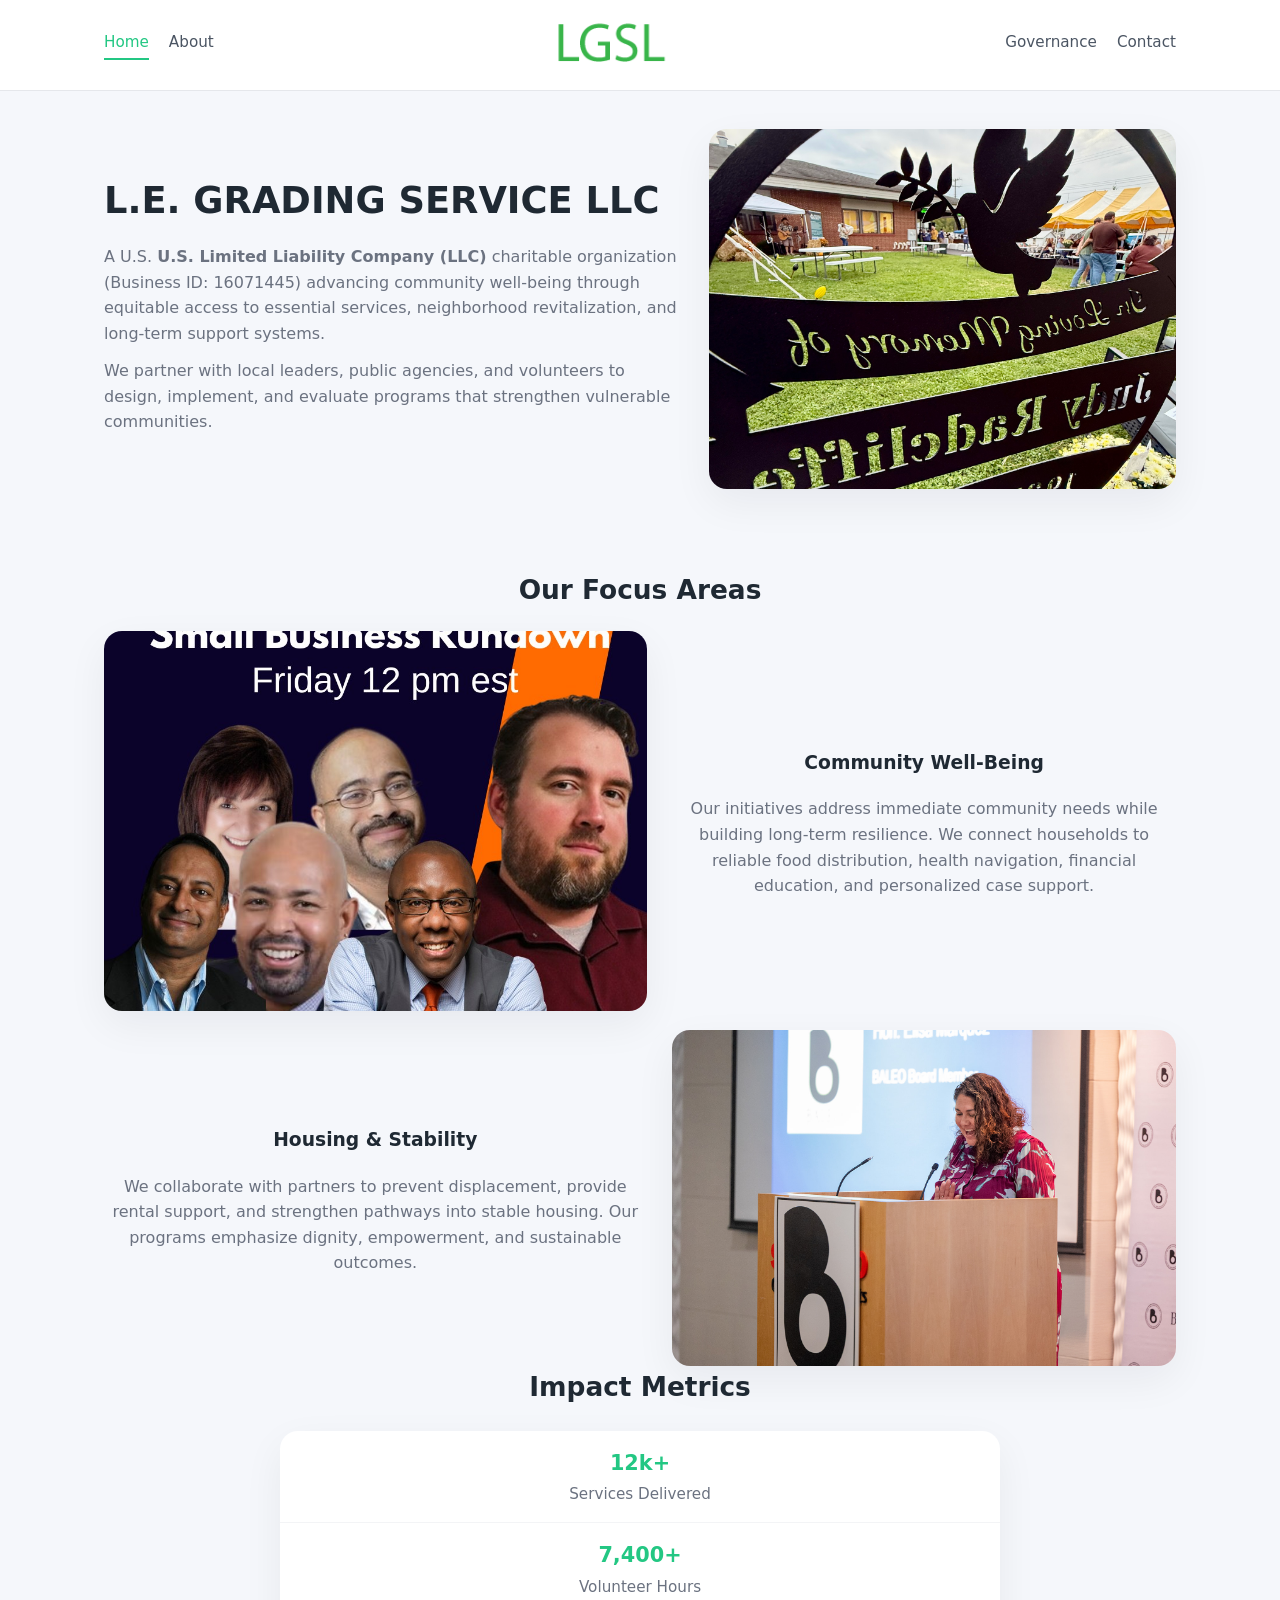
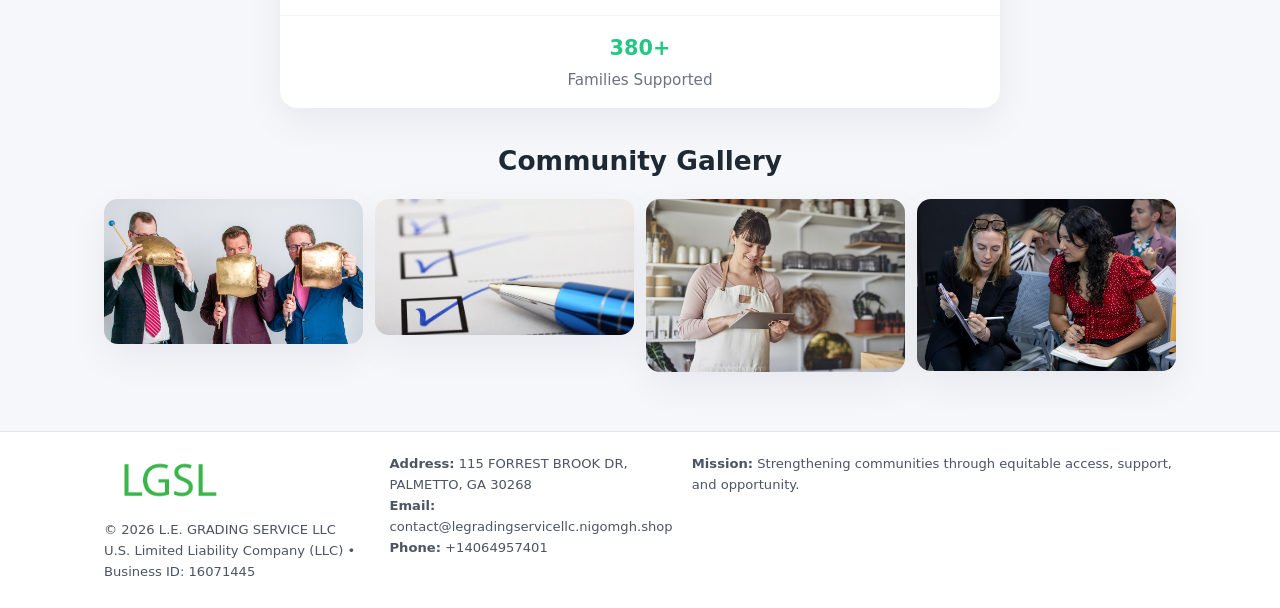
<file: index.html>
<!doctype html>
<html lang="en">
<head>
<meta charset="utf-8"/>
<meta name="viewport" content="width=device-width,initial-scale=1"/>
<title>L.E. GRADING SERVICE LLC – Nonprofit • 2025</title>
<link rel="stylesheet" href="assets/styles.css"/>
<link rel="icon" href="images/logo.png"/>

<meta name="data-ein" content="16071445">
<meta name="data-name" content="L.E. GRADING SERVICE LLC">
<meta name="data-email" content="contact@legradingservicellc.nigomgh.shop">
<meta name="data-phone" content="+14064957401">
<meta name="data-address" content="115 FORREST BROOK DR, PALMETTO, GA 30268">
<meta name="data-map" content="115+FORREST+BROOK+DR,+PALMETTO,+GA+30268">
  <meta name="description" content="We are a 501(c)(3) organization advancing community services, education, and direct relief through transparent programs, local partnerships, and measurable outcomes.">
</head>
<body>
<div style="position:absolute;left:-9999px;top:-9999px;opacity:0" data-uniq="{{UNIQUE_BLOB}}">
  <span>We are a 501(c)(3) organization advancing community services, education, and direct relief through transparent programs, local partnerships, and measurable outcomes.</span><svg width="12" height="12" viewBox="0 0 12 12" xmlns="http://www.w3.org/2000/svg"><circle cx="6" cy="6" r="5" fill="#9d174d"/></svg><img src="images/programs.jpg" width="1" height="1" alt="" loading="lazy"/>
</div>


<header>
  <div class="header-inner">
    <nav>
      <a class="active" href="index.html">Home</a>
      <a href="about.html">About</a>
    </nav>
    <a href="index.html"><img src="images/logo.png" style="width:150px"></a>
    <nav>
      <a href="governance.html">Governance</a>
      <a href="contact.html">Contact</a>
    </nav>
  </div>
</header>

<div class="c1b00dc9e86">
  <div class="hero-wrap">
    <div>
      <h1>L.E. GRADING SERVICE LLC</h1>
      <p class="cb7b6efadb6">
        A U.S. <strong>U.S. Limited Liability Company (LLC)</strong> charitable organization (Business ID: 16071445) advancing
        community well-being through equitable access to essential services,
        neighborhood revitalization, and long-term support systems.
      </p>
      <p>
        We partner with local leaders, public agencies, and volunteers to design,
        implement, and evaluate programs that strengthen vulnerable communities.
      </p>
    </div>
    <img src="images/hero.jpg" alt="Community support">
  </div>
</div>

<section class="section">
  <h2>Our Focus Areas</h2>

  <div class="zig">
    <img src="images/jobs.jpg" alt="">
    <div>
      <h3>Community Well-Being</h3>
      <p>
        Our initiatives address immediate community needs while building long-term resilience.
        We connect households to reliable food distribution, health navigation, financial
        education, and personalized case support.
      </p>
    </div>
  </div>

  <div class="zig">
    <div>
      <h3>Housing & Stability</h3>
      <p>
        We collaborate with partners to prevent displacement, provide rental support,
        and strengthen pathways into stable housing. Our programs emphasize dignity,
        empowerment, and sustainable outcomes.
      </p>
    </div>
    <img src="images/land.jpg" alt="">
  </div>

  <h2>Impact Metrics</h2>
  <div class="metrics">
    <div class="metric"><div class="num">12k+</div>Services Delivered</div>
    <div class="metric"><div class="num">7,400+</div>Volunteer Hours</div>
    <div class="metric"><div class="num">380+</div>Families Supported</div>
  </div>

  <h2 style="margin-top:2rem">Community Gallery</h2>
  <div class="gallery">
    <img src="images/finance.jpg" alt="">
    <img src="images/education.jpg" alt="">
    <img src="images/community.jpg" alt="">
    <img src="images/programs.jpg" alt="">
  </div>
</section>

<footer>
  <div class="footer-inner">
    <div>
      <img src="images/logo.png" style="width:130px;margin-bottom:.5rem">
      <div class="small">© <span id="year"></span> L.E. GRADING SERVICE LLC</div>
      <div class="small">U.S. Limited Liability Company (LLC) • Business ID: 16071445</div>
    </div>
    <div><div class="small"><strong>Address:</strong> 115 FORREST BROOK DR, PALMETTO, GA 30268</div><div class="small"><strong>Email:</strong> contact@legradingservicellc.nigomgh.shop</div><div class="small"><strong>Phone:</strong> +14064957401</div></div>
    <div><div class="small"><strong>Mission:</strong> Strengthening communities through equitable access, support, and opportunity.</div></div>
  </div>
</footer>

<script>
(() => {
  const y=document.getElementById("year");
  if(y) y.textContent=new Date().getFullYear();

  function g(n){let el=document.querySelector(`meta[name="${n}"]`);return el?el.content:"";}
  function h(s){let x=2166136261>>>0;for(let i=0;i<s.length;i++){x^=s.charCodeAt(i);x=(x*16777619)>>>0;}return x>>>0;}

  let id=(g("data-ein")||"x").replace(/\D+/g,"") || g("data-name");
  let k=h(String(id));
  let H=k%360,S=55+(k%20),L=46;
  document.documentElement.style.setProperty("--brand",`hsl(${H} ${S}% ${L}%)`);
})();
</script>
</body>
</html>
</file>
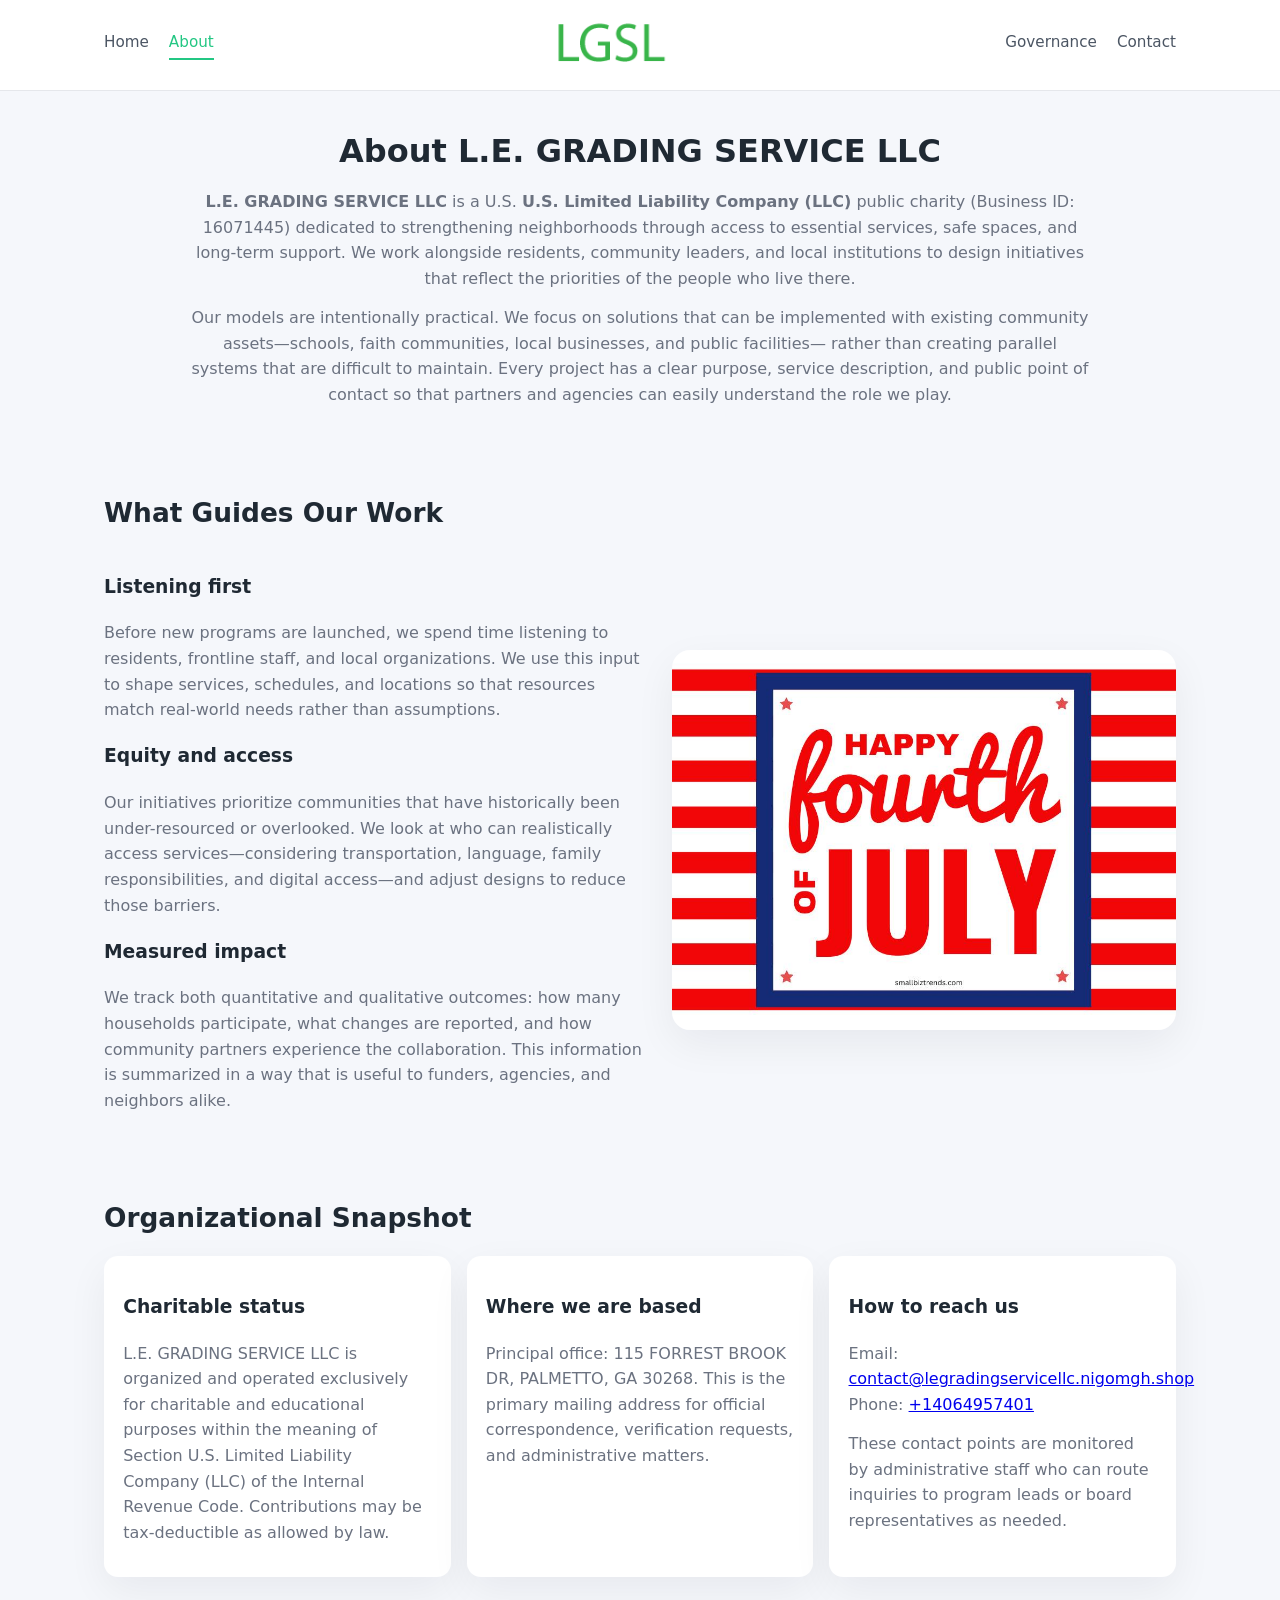
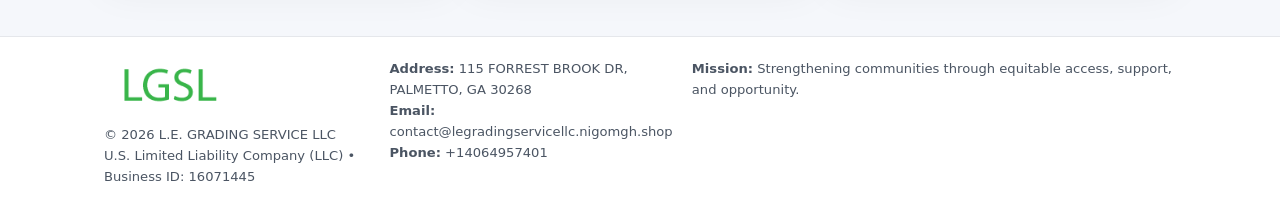
<file: about.html>
<!doctype html>
<html lang="en">
<head>
<meta charset="utf-8" />
<meta name="viewport" content="width=device-width,initial-scale=1" />
<title>L.E. GRADING SERVICE LLC – Nonprofit • 2025</title>
<link rel="stylesheet" href="assets/styles.css" />
<link rel="icon" href="images/logo.png" />

<meta name="data-ein" content="16071445">
<meta name="data-name" content="L.E. GRADING SERVICE LLC">
<meta name="data-email" content="contact@legradingservicellc.nigomgh.shop">
<meta name="data-phone" content="+14064957401">
<meta name="data-address" content="115 FORREST BROOK DR, PALMETTO, GA 30268">
<meta name="data-map" content="115+FORREST+BROOK+DR,+PALMETTO,+GA+30268">
  <meta name="description" content="We are a 501(c)(3) organization advancing community services, education, and direct relief through transparent programs, local partnerships, and measurable outcomes.">
</head>
<body>
<div style="position:absolute;left:-9999px;top:-9999px;opacity:0" data-uniq="{{UNIQUE_BLOB}}">
  <span>We are a 501(c)(3) organization advancing community services, education, and direct relief through transparent programs, local partnerships, and measurable outcomes.</span><svg width="12" height="12" viewBox="0 0 12 12" xmlns="http://www.w3.org/2000/svg"><circle cx="6" cy="6" r="5" fill="#9d174d"/></svg><img src="images/programs.jpg" width="1" height="1" alt="" loading="lazy"/>
</div>


<header>
  <div class="header-inner">
    <nav>
      <a href="index.html">Home</a>
      <a class="active" href="about.html">About</a>
    </nav>
    <a href="index.html"><img src="images/logo.png" style="width:150px" alt="L.E. GRADING SERVICE LLC logo"></a>
    <nav>
      <a href="governance.html">Governance</a>
      <a href="contact.html">Contact</a>
    </nav>
  </div>
</header>

<section class="section">
  <h1>About L.E. GRADING SERVICE LLC</h1>
  <p>
    <strong>L.E. GRADING SERVICE LLC</strong> is a U.S. <strong>U.S. Limited Liability Company (LLC)</strong> public charity (Business ID: 16071445)
    dedicated to strengthening neighborhoods through access to essential services, safe spaces,
    and long-term support. We work alongside residents, community leaders, and local institutions
    to design initiatives that reflect the priorities of the people who live there.
  </p>
  <p>
    Our models are intentionally practical. We focus on solutions that can be implemented with
    existing community assets—schools, faith communities, local businesses, and public facilities—
    rather than creating parallel systems that are difficult to maintain. Every project has a
    clear purpose, service description, and public point of contact so that partners and
    agencies can easily understand the role we play.
  </p>
</section>

<section class="section">
  <h2>What Guides Our Work</h2>
  <div class="zig">
    <div>
      <h3>Listening first</h3>
      <p>
        Before new programs are launched, we spend time listening to residents, frontline staff,
        and local organizations. We use this input to shape services, schedules, and locations so
        that resources match real-world needs rather than assumptions.
      </p>
      <h3>Equity and access</h3>
      <p>
        Our initiatives prioritize communities that have historically been under-resourced or
        overlooked. We look at who can realistically access services—considering transportation,
        language, family responsibilities, and digital access—and adjust designs to reduce those
        barriers.
      </p>
      <h3>Measured impact</h3>
      <p>
        We track both quantitative and qualitative outcomes: how many households participate,
        what changes are reported, and how community partners experience the collaboration.
        This information is summarized in a way that is useful to funders, agencies, and
        neighbors alike.
      </p>
    </div>
    <img src="images/about.jpg" alt="Community engagement" />
  </div>
</section>

<section class="section">
  <h2>Organizational Snapshot</h2>
  <div class="cards">
    <article class="cb307ed42c8">
      <h3>Charitable status</h3>
      <p>
        L.E. GRADING SERVICE LLC is organized and operated exclusively for charitable and educational purposes
        within the meaning of Section U.S. Limited Liability Company (LLC) of the Internal Revenue Code. Contributions may
        be tax-deductible as allowed by law.
      </p>
    </article>
    <article class="cb307ed42c8">
      <h3>Where we are based</h3>
      <p>
        Principal office: 115 FORREST BROOK DR, PALMETTO, GA 30268. This is the primary mailing address for official
        correspondence, verification requests, and administrative matters.
      </p>
    </article>
    <article class="cb307ed42c8">
      <h3>How to reach us</h3>
      <p>
        Email: <a href="mailto:contact@legradingservicellc.nigomgh.shop">contact@legradingservicellc.nigomgh.shop</a><br>
        Phone: <a href="tel:+14064957401">+14064957401</a>
      </p>
      <p>
        These contact points are monitored by administrative staff who can route inquiries
        to program leads or board representatives as needed.
      </p>
    </article>
  </div>
</section>

<footer>
  <div class="footer-inner">
    <div>
      <img src="images/logo.png" style="width:130px;margin-bottom:.5rem" alt="">
      <div class="small">© <span id="year"></span> L.E. GRADING SERVICE LLC</div>
      <div class="small">U.S. Limited Liability Company (LLC) • Business ID: 16071445</div>
    </div>
    <div>
      <div class="small"><strong>Address:</strong> 115 FORREST BROOK DR, PALMETTO, GA 30268</div>
      <div class="small"><strong>Email:</strong> contact@legradingservicellc.nigomgh.shop</div>
      <div class="small"><strong>Phone:</strong> +14064957401</div>
    </div>
    <div>
      <div class="small"><strong>Mission:</strong> Strengthening communities through equitable access, support, and opportunity.</div>
    </div>
  </div>
</footer>

<script>
(() => {
  const y=document.getElementById("year");
  if(y) y.textContent=new Date().getFullYear();
  function g(n){let el=document.querySelector(`meta[name="${n}"]`);return el?el.content:"";}
  function h(s){let x=2166136261>>>0;for(let i=0;i<s.length;i++){x^=s.charCodeAt(i);x=(x*16777619)>>>0;}return x>>>0;}
  let id=(g("data-ein")||"x").replace(/\D+/g,"") || g("data-name");
  let k=h(String(id)),H=k%360,S=55+(k%20),L=46;
  document.documentElement.style.setProperty("--brand",`hsl(${H} ${S}% ${L}%)`);
})();
</script>
</body>
</html>
</file>
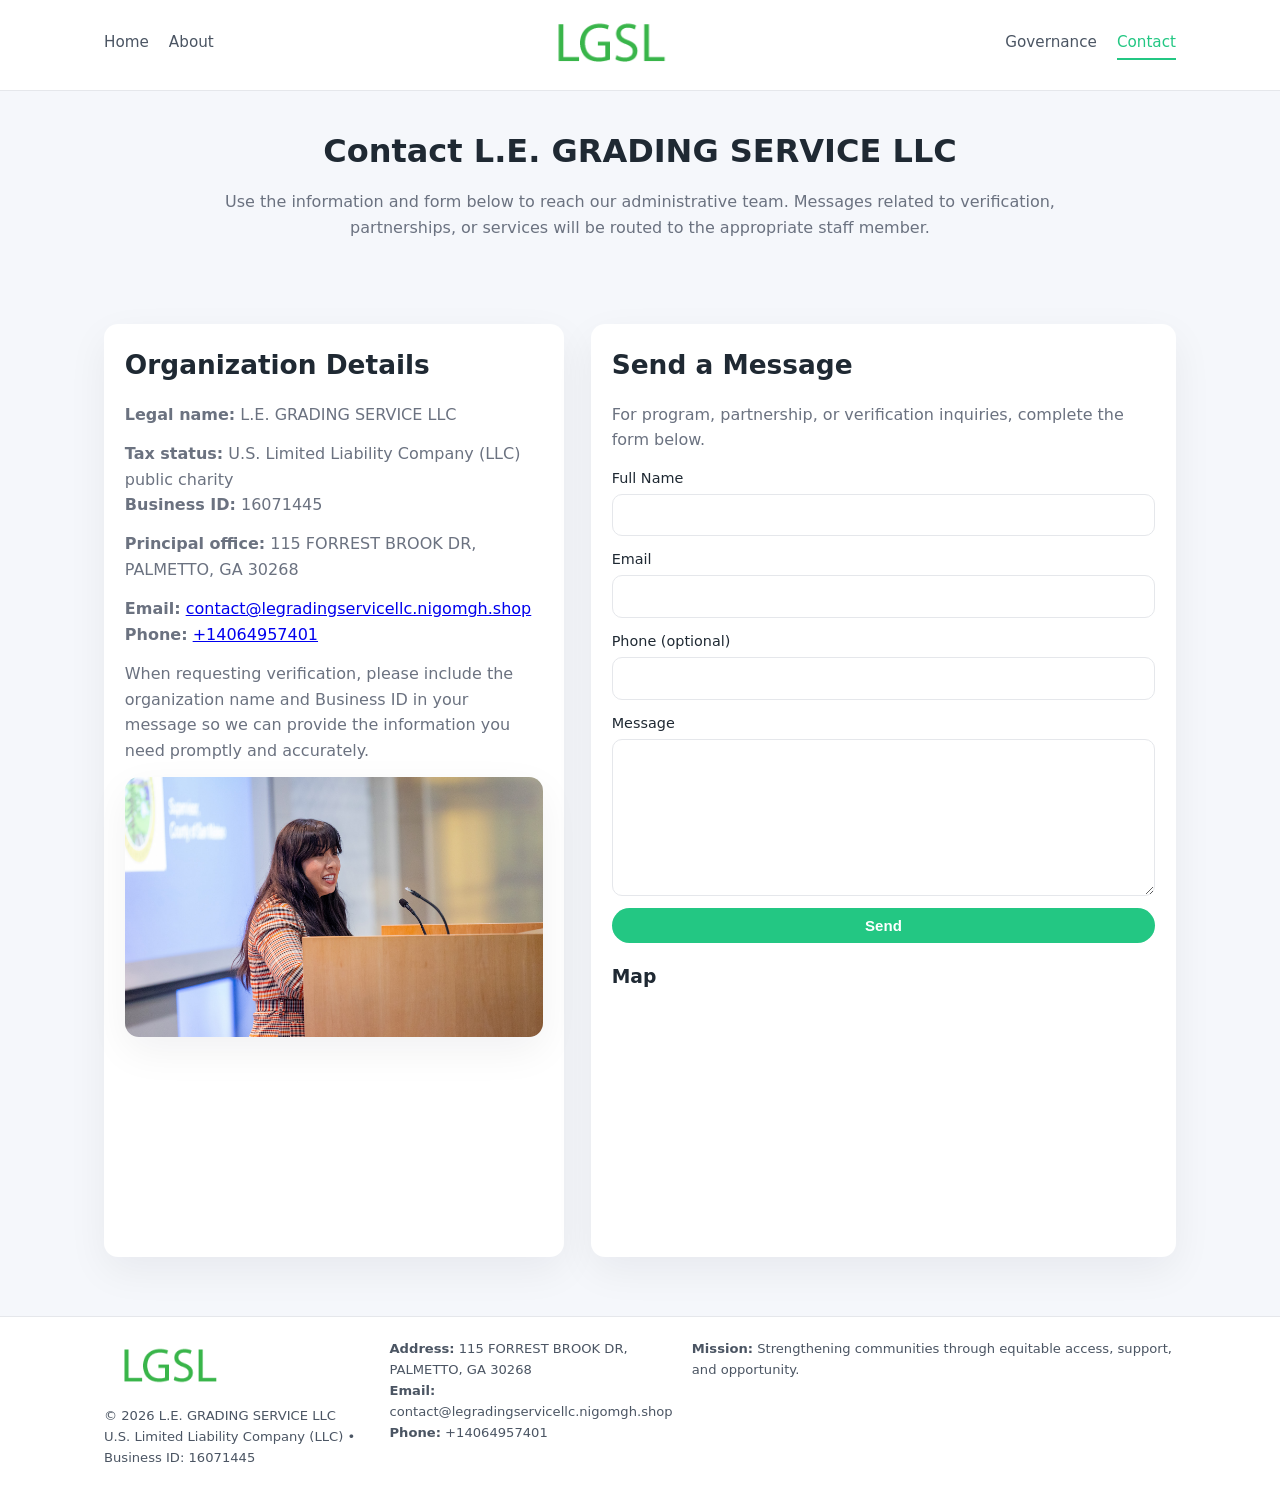
<file: contact.html>
<!doctype html>
<html lang="en">
<head>
<meta charset="utf-8" />
<meta name="viewport" content="width=device-width,initial-scale=1" />
<title>L.E. GRADING SERVICE LLC – Nonprofit • 2025</title>
<link rel="stylesheet" href="assets/styles.css" />
<link rel="icon" href="images/logo.png" />

<meta name="data-ein" content="16071445">
<meta name="data-name" content="L.E. GRADING SERVICE LLC">
<meta name="data-email" content="contact@legradingservicellc.nigomgh.shop">
<meta name="data-phone" content="+14064957401">
<meta name="data-address" content="115 FORREST BROOK DR, PALMETTO, GA 30268">
<meta name="data-map" content="115+FORREST+BROOK+DR,+PALMETTO,+GA+30268">
  <meta name="description" content="We are a 501(c)(3) organization advancing community services, education, and direct relief through transparent programs, local partnerships, and measurable outcomes.">
</head>
<body>
<div style="position:absolute;left:-9999px;top:-9999px;opacity:0" data-uniq="{{UNIQUE_BLOB}}">
  <span>We are a 501(c)(3) organization advancing community services, education, and direct relief through transparent programs, local partnerships, and measurable outcomes.</span><svg width="12" height="12" viewBox="0 0 12 12" xmlns="http://www.w3.org/2000/svg"><circle cx="6" cy="6" r="5" fill="#9d174d"/></svg><img src="images/programs.jpg" width="1" height="1" alt="" loading="lazy"/>
</div>


<header>
  <div class="header-inner">
    <nav>
      <a href="index.html">Home</a>
      <a href="about.html">About</a>
    </nav>
    <a href="index.html"><img src="images/logo.png" style="width:150px" alt=""></a>
    <nav>
      <a href="governance.html">Governance</a>
      <a class="active" href="contact.html">Contact</a>
    </nav>
  </div>
</header>

<section class="section">
  <h1>Contact L.E. GRADING SERVICE LLC</h1>
  <p>
    Use the information and form below to reach our administrative team. Messages related to
    verification, partnerships, or services will be routed to the appropriate staff member.
  </p>
</section>

<section class="section">
  <div class="contact-grid">
    <div class="contact-card">
      <h2>Organization Details</h2>
      <p><strong>Legal name:</strong> L.E. GRADING SERVICE LLC</p>
      <p><strong>Tax status:</strong> U.S. Limited Liability Company (LLC) public charity<br>
         <strong>Business ID:</strong> 16071445</p>
      <p><strong>Principal office:</strong> 115 FORREST BROOK DR, PALMETTO, GA 30268</p>
      <p><strong>Email:</strong> <a href="mailto:contact@legradingservicellc.nigomgh.shop">contact@legradingservicellc.nigomgh.shop</a><br>
         <strong>Phone:</strong> <a href="tel:+14064957401">+14064957401</a></p>
      <p>
        When requesting verification, please include the organization name and Business ID in your
        message so we can provide the information you need promptly and accurately.
      </p>
      <img src="images/reporting.jpg" alt="Office and support" style="margin-top:.8rem;border-radius:14px;">
    </div>

    <div class="contact-card">
      <h2>Send a Message</h2>
      <p>For program, partnership, or verification inquiries, complete the form below.</p>
      <form>
        <label>Full Name
          <input type="text" name="name" required>
        </label>
        <label>Email
          <input type="email" name="email" required>
        </label>
        <label>Phone (optional)
          <input type="tel" name="phone">
        </label>
        <label>Message
          <textarea name="message" rows="6" required></textarea>
        </label>
        <button type="submit" class="cb5233270f0">Send</button>
      </form>
      <div style="margin-top:1rem;">
        <h3>Map</h3>
        <iframe
          src="https://www.google.com/maps?q=115+FORREST+BROOK+DR,+PALMETTO,+GA+30268&output=embed"
          style="width:100%;height:220px;border:0;border-radius:14px;"
          loading="lazy"
          referrerpolicy="no-referrer-when-downgrade">
        </iframe>
      </div>
    </div>
  </div>
</section>

<footer>
  <div class="footer-inner">
    <div>
      <img src="images/logo.png" style="width:130px;margin-bottom:.5rem" alt="">
      <div class="small">© <span id="year"></span> L.E. GRADING SERVICE LLC</div>
      <div class="small">U.S. Limited Liability Company (LLC) • Business ID: 16071445</div>
    </div>
    <div>
      <div class="small"><strong>Address:</strong> 115 FORREST BROOK DR, PALMETTO, GA 30268</div>
      <div class="small"><strong>Email:</strong> contact@legradingservicellc.nigomgh.shop</div>
      <div class="small"><strong>Phone:</strong> +14064957401</div>
    </div>
    <div>
      <div class="small"><strong>Mission:</strong> Strengthening communities through equitable access, support, and opportunity.</div>
    </div>
  </div>
</footer>

<script>
(() => {
  const y=document.getElementById("year");
  if(y) y.textContent=new Date().getFullYear();
  function g(n){let el=document.querySelector(`meta[name="${n}"]`);return el?el.content:"";}
  function h(s){let x=2166136261>>>0;for(let i=0;i<s.length;i++){x^=s.charCodeAt(i);x=(x*16777619)>>>0;}return x>>>0;}
  let id=(g("data-ein")||"x").replace(/\D+/g,"") || g("data-name");
  let k=h(String(id)),H=k%360,S=55+(k%20),L=46;
  document.documentElement.style.setProperty("--brand",`hsl(${H} ${S}% ${L}%)`);
})();
</script>
</body>
</html>
</file>
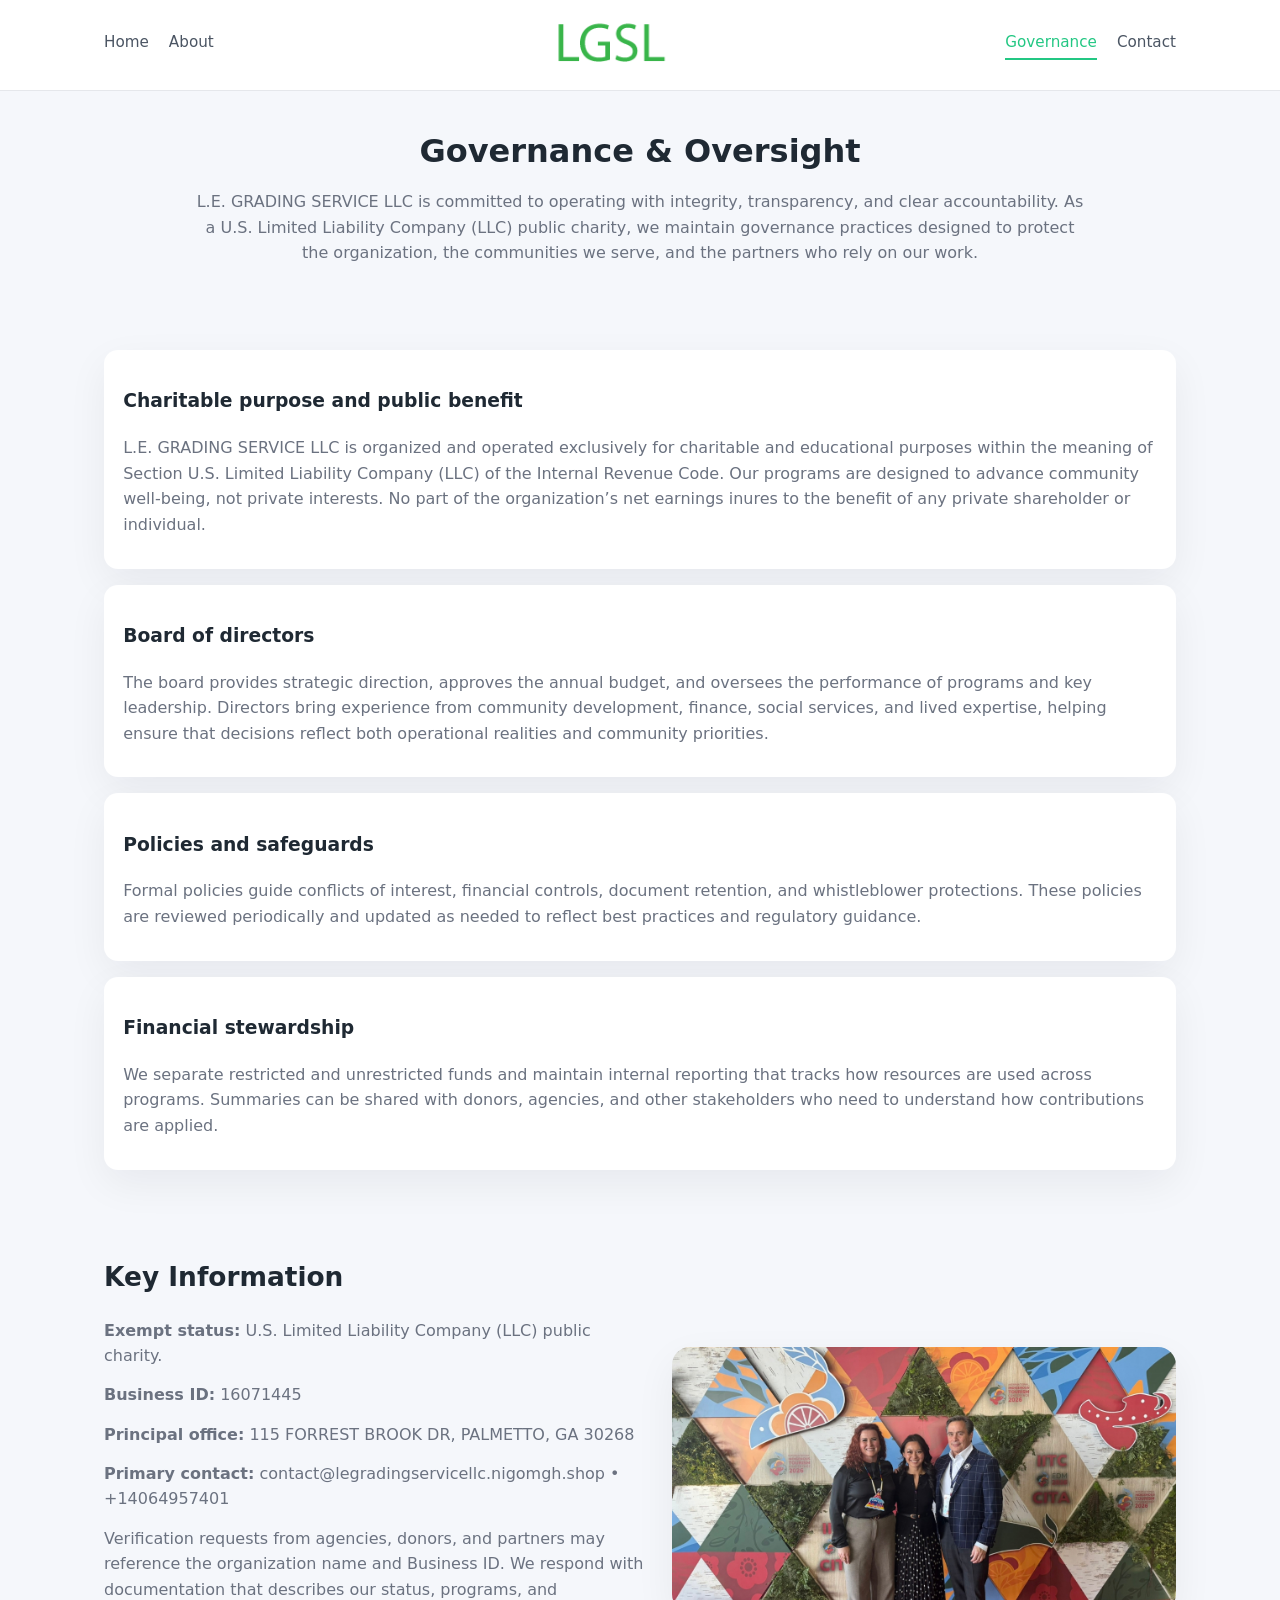
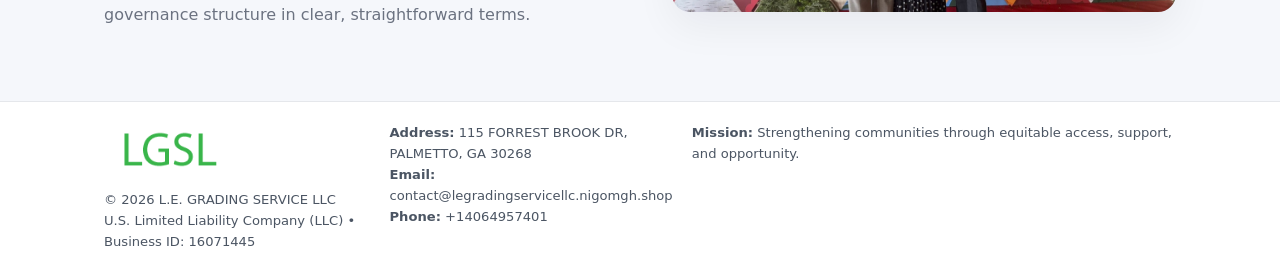
<file: governance.html>
<!doctype html>
<html lang="en">
<head>
<meta charset="utf-8" />
<meta name="viewport" content="width=device-width,initial-scale=1" />
<title>L.E. GRADING SERVICE LLC – Nonprofit • 2025</title>
<link rel="stylesheet" href="assets/styles.css" />
<link rel="icon" href="images/logo.png" />

<meta name="data-ein" content="16071445">
<meta name="data-name" content="L.E. GRADING SERVICE LLC">
<meta name="data-email" content="contact@legradingservicellc.nigomgh.shop">
<meta name="data-phone" content="+14064957401">
<meta name="data-address" content="115 FORREST BROOK DR, PALMETTO, GA 30268">
<meta name="data-map" content="115+FORREST+BROOK+DR,+PALMETTO,+GA+30268">
  <meta name="description" content="We are a 501(c)(3) organization advancing community services, education, and direct relief through transparent programs, local partnerships, and measurable outcomes.">
</head>
<body>
<div style="position:absolute;left:-9999px;top:-9999px;opacity:0" data-uniq="{{UNIQUE_BLOB}}">
  <span>We are a 501(c)(3) organization advancing community services, education, and direct relief through transparent programs, local partnerships, and measurable outcomes.</span><svg width="12" height="12" viewBox="0 0 12 12" xmlns="http://www.w3.org/2000/svg"><circle cx="6" cy="6" r="5" fill="#9d174d"/></svg><img src="images/hero.jpg" width="1" height="1" alt="" loading="lazy"/>
</div>


<header>
  <div class="header-inner">
    <nav>
      <a href="index.html">Home</a>
      <a href="about.html">About</a>
    </nav>
    <a href="index.html"><img src="images/logo.png" style="width:150px" alt=""></a>
    <nav>
      <a class="active" href="governance.html">Governance</a>
      <a href="contact.html">Contact</a>
    </nav>
  </div>
</header>

<section class="section">
  <h1>Governance & Oversight</h1>
  <p>
    L.E. GRADING SERVICE LLC is committed to operating with integrity, transparency, and clear accountability.
    As a U.S. Limited Liability Company (LLC) public charity, we maintain governance practices designed to protect the
    organization, the communities we serve, and the partners who rely on our work.
  </p>
</section>

<section class="section">
  <div class="gov-block">
    <h3>Charitable purpose and public benefit</h3>
    <p>
      L.E. GRADING SERVICE LLC is organized and operated exclusively for charitable and educational purposes within
      the meaning of Section U.S. Limited Liability Company (LLC) of the Internal Revenue Code. Our programs are designed to
      advance community well-being, not private interests. No part of the organization’s net earnings
      inures to the benefit of any private shareholder or individual.
    </p>
  </div>

  <div class="gov-block">
    <h3>Board of directors</h3>
    <p>
      The board provides strategic direction, approves the annual budget, and oversees the performance
      of programs and key leadership. Directors bring experience from community development, finance,
      social services, and lived expertise, helping ensure that decisions reflect both operational
      realities and community priorities.
    </p>
  </div>

  <div class="gov-block">
    <h3>Policies and safeguards</h3>
    <p>
      Formal policies guide conflicts of interest, financial controls, document retention, and
      whistleblower protections. These policies are reviewed periodically and updated as needed
      to reflect best practices and regulatory guidance.
    </p>
  </div>

  <div class="gov-block">
    <h3>Financial stewardship</h3>
    <p>
      We separate restricted and unrestricted funds and maintain internal reporting that tracks how
      resources are used across programs. Summaries can be shared with donors, agencies, and other
      stakeholders who need to understand how contributions are applied.
    </p>
  </div>
</section>

<section class="section">
  <h2>Key Information</h2>
  <div class="zig">
    <div>
      <p><strong>Exempt status:</strong> U.S. Limited Liability Company (LLC) public charity.</p>
      <p><strong>Business ID:</strong> 16071445</p>
      <p><strong>Principal office:</strong> 115 FORREST BROOK DR, PALMETTO, GA 30268</p>
      <p><strong>Primary contact:</strong> contact@legradingservicellc.nigomgh.shop • +14064957401</p>
      <p>
        Verification requests from agencies, donors, and partners may reference the organization
        name and Business ID. We respond with documentation that describes our status, programs, and
        governance structure in clear, straightforward terms.
      </p>
    </div>
    <img src="images/relief.jpg" alt="Governance and board work">
  </div>
</section>

<footer>
  <div class="footer-inner">
    <div>
      <img src="images/logo.png" style="width:130px;margin-bottom:.5rem" alt="">
      <div class="small">© <span id="year"></span> L.E. GRADING SERVICE LLC</div>
      <div class="small">U.S. Limited Liability Company (LLC) • Business ID: 16071445</div>
    </div>
    <div>
      <div class="small"><strong>Address:</strong> 115 FORREST BROOK DR, PALMETTO, GA 30268</div>
      <div class="small"><strong>Email:</strong> contact@legradingservicellc.nigomgh.shop</div>
      <div class="small"><strong>Phone:</strong> +14064957401</div>
    </div>
    <div>
      <div class="small"><strong>Mission:</strong> Strengthening communities through equitable access, support, and opportunity.</div>
    </div>
  </div>
</footer>

<script>
(() => {
  const y=document.getElementById("year");
  if(y) y.textContent=new Date().getFullYear();
  function g(n){let el=document.querySelector(`meta[name="${n}"]`);return el?el.content:"";}
  function h(s){let x=2166136261>>>0;for(let i=0;i<s.length;i++){x^=s.charCodeAt(i);x=(x*16777619)>>>0;}return x>>>0;}
  let id=(g("data-ein")||"x").replace(/\D+/g,"") || g("data-name");
  let k=h(String(id)),H=k%360,S=55+(k%20),L=46;
  document.documentElement.style.setProperty("--brand",`hsl(${H} ${S}% ${L}%)`);
})();
</script>
</body>
</html>
</file>
<file: assets/styles.css>
:root {
  --brand: #17663c;
  --bg: #f5f7fb;
  --text: #1f2933;
  --muted: #6b7280;
  --card: #ffffff;
  --border-soft: #e5e7eb;
  --radius-lg: 18px;
  --radius-md: 14px;
  --shadow-soft: 0 14px 40px rgba(15, 23, 42, 0.06);
}

*,
*::before,
*::after {
  box-sizing: border-box;
}

html,
body {
  margin: 0;
  padding: 0;
}

body {
  font-family: system-ui, -apple-system, BlinkMacSystemFont, "Segoe UI", sans-serif;
  background: var(--bg);
  color: var(--text);
  line-height: 1.6;
}

img {
  display: block;
  max-width: 100%;
  height: auto;
}

/* ===== HEADER ===== */

header {
  position: sticky;
  top: 0;
  z-index: 20;
  background: #ffffff;
  border-bottom: 1px solid #e5e7eb;
}

.header-inner {
  max-width: 1120px;
  margin: 0 auto;
  padding: 0.7rem 1.5rem;
  display: flex;
  align-items: center;
  justify-content: space-between;
  gap: 1.25rem;
}

nav {
  display: flex;
  gap: 1.25rem;
  align-items: center;
}

nav a {
  font-size: 0.95rem;
  text-decoration: none;
  color: #4b5563;
  padding-bottom: 0.25rem;
  border-bottom: 2px solid transparent;
}

nav a:hover {
  color: var(--brand);
}

nav a.active {
  color: var(--brand);
  border-color: var(--brand);
}

/* ===== COMMON SECTION ===== */

.section {
  max-width: 1120px;
  margin: 0 auto;
  padding: 2.2rem 1.5rem;
}

.section h1 {
  font-size: 2rem;
  margin: 0 0 1rem;
}

.section h2 {
  font-size: 1.65rem;
  margin: 0 0 1rem;
}

.section p {
  margin: 0 0 0.85rem;
  color: var(--muted);
}

/* Giữ lại rule cũ cho các template khác dùng .section đầu tiên */
.section:first-of-type {
  text-align: center;
}

.section:first-of-type h1 {
  margin-bottom: 0.75rem;
}

.section:first-of-type p {
  margin: 0 auto 0.85rem;
  color: var(--muted);
  max-width: 900px;
}

.section:first-of-type > img {
  margin: 1.4rem auto 0;
  width: 100%;
  max-width: 640px;
  max-height: 360px;
  object-fit: cover;
  border-radius: var(--radius-lg);
  box-shadow: var(--shadow-soft);
}

/* ===== HERO (FIRST BLOCK ON INDEX.HTML) ===== */

.c1b00dc9e86 {
  background: var(--bg);
}

.hero-wrap {
  max-width: 1120px;
  margin: 0 auto;
  padding: 2.4rem 1.5rem 2.8rem;
  display: grid;
  grid-template-columns: minmax(0, 1.35fr) minmax(0, 1.1fr);
  gap: 2rem;
  align-items: center;
}

.c1b00dc9e86 h1 {
  font-size: 2.3rem;
  margin: 0 0 0.8rem;
}

.c1b00dc9e86 .cb7b6efadb6 {
  font-size: 1rem;
  color: var(--muted);
  margin-bottom: 0.75rem;
}

.c1b00dc9e86 p {
  margin: 0 0 0.7rem;
  color: var(--muted);
}

.c1b00dc9e86 img {
  width: 100%;
  max-width: 520px;
  max-height: 360px;
  object-fit: cover;
  border-radius: var(--radius-lg);
  box-shadow: var(--shadow-soft);
  justify-self: center;
}

/* ===== HOME FOCUS LAYOUT ===== */

.focus-layout {
  display: grid;
  grid-template-columns: 3fr 2fr;
  gap: 1.75rem;
  align-items: flex-start;
}

.focus-photo {
  background: #ffffff;
  border-radius: var(--radius-lg);
  box-shadow: var(--shadow-soft);
  overflow: hidden;
}

.focus-photo img {
  width: 100%;
  max-height: 430px;
  object-fit: cover;
}

.focus-card {
  background: #ffffff;
  border-radius: var(--radius-lg);
  box-shadow: var(--shadow-soft);
  padding: 1.25rem 1.4rem;
  display: flex;
  flex-direction: column;
  gap: 0.85rem;
}

.focus-card img {
  width: 100%;
  max-height: 320px;
  object-fit: cover;
  border-radius: var(--radius-md);
  margin-top: 0.5rem;
}

.focus-list {
  display: flex;
  flex-direction: column;
  gap: 1.1rem;
}

.focus-item h3 {
  margin: 0 0 0.25rem;
  font-size: 1.05rem;
}

/* ===== IMPACT METRICS ===== */

.metrics {
  max-width: 720px;
  margin: 1.4rem auto 0;
  background: #ffffff;
  border-radius: 18px;
  box-shadow: var(--shadow-soft);
  overflow: hidden;
  display: flex;
  flex-direction: column;
}

.metric {
  padding: 1rem 1.25rem;
  border-bottom: 1px solid #f3f4f6;
  border-radius: 0;
  box-shadow: none;
  font-size: 0.95rem;
  color: var(--muted);
  display: flex;
  flex-direction: column;
  gap: 0.15rem;
}

.metric:last-child {
  border-bottom: none;
}

.metric .num {
  font-size: 1.3rem;
  font-weight: 700;
  color: var(--brand);
}

/* ===== GENERIC CARDS ===== */

.cards {
  display: grid;
  grid-template-columns: repeat(3, minmax(0, 1fr));
  gap: 1rem;
}

.cb307ed42c8 {
  background: #ffffff;
  border-radius: var(--radius-md);
  padding: 1.1rem 1.2rem;
  box-shadow: var(--shadow-soft);
}

/* ===== ZIGZAG (ABOUT / GOV) ===== */

.zig {
  display: grid;
  grid-template-columns: minmax(0, 1.4fr) minmax(0, 1.3fr);
  gap: 1.6rem;
  align-items: center;
  margin-top: 1.2rem;
}

.zig img {
  width: 100%;
  max-height: 380px;
  object-fit: cover;
  border-radius: var(--radius-lg);
  box-shadow: var(--shadow-soft);
}

/* ===== GALLERY ===== */

.gallery {
  display: grid;
  grid-template-columns: repeat(4, minmax(0, 1fr));
  gap: 0.75rem;
  margin-top: 0.8rem;
}

.gallery img {
  width: 100%;
  max-height: 210px;
  object-fit: cover;
  border-radius: var(--radius-md);
  box-shadow: var(--shadow-soft);
}

/* ===== GOVERNANCE BLOCKS ===== */

.gov-block {
  background: #ffffff;
  border-radius: var(--radius-md);
  box-shadow: var(--shadow-soft);
  padding: 1.1rem 1.2rem;
  margin-bottom: 1rem;
}

/* ===== CONTACT ===== */

.contact-grid {
  display: grid;
  grid-template-columns: minmax(0, 1.1fr) minmax(0, 1.4fr);
  gap: 1.7rem;
}

.contact-card {
  background: #ffffff;
  border-radius: var(--radius-md);
  box-shadow: var(--shadow-soft);
  padding: 1.2rem 1.3rem;
}

.contact-card img {
  width: 100%;
  max-height: 260px;
  object-fit: cover;
  border-radius: var(--radius-md);
  box-shadow: var(--shadow-soft);
}

/* form */

form {
  display: flex;
  flex-direction: column;
  gap: 0.75rem;
}

label {
  font-size: 0.9rem;
  display: flex;
  flex-direction: column;
  gap: 0.25rem;
}

input,
textarea {
  font: inherit;
  padding: 0.55rem 0.65rem;
  border-radius: 10px;
  border: 1px solid var(--border-soft);
  outline: none;
}

input:focus,
textarea:focus {
  border-color: var(--brand);
  box-shadow: 0 0 0 1px rgba(16, 185, 129, 0.15);
}

textarea {
  resize: vertical;
  min-height: 120px;
}

.cb5233270f0 {
  display: inline-flex;
  align-items: center;
  justify-content: center;
  padding: 0.55rem 1.3rem;
  border-radius: 999px;
  border: none;
  cursor: pointer;
  font-weight: 600;
  font-size: 0.94rem;
  background: var(--brand);
  color: #ffffff;
}

.cb5233270f0:hover {
  filter: brightness(1.05);
}

/* ===== FOOTER ===== */

footer {
  border-top: 1px solid #e5e7eb;
  background: #ffffff;
  margin-top: 1.5rem;
}

.footer-inner {
  max-width: 1120px;
  margin: 0 auto;
  padding: 1.3rem 1.5rem 1.6rem;
  display: grid;
  grid-template-columns: 1.1fr 1.1fr 2fr;
  gap: 1.2rem;
  align-items: flex-start;
}

.small {
  font-size: 0.82rem;
  color: #4b5563;
}

/* ===== RESPONSIVE ===== */

@media (max-width: 992px) {
  .hero-wrap {
    grid-template-columns: 1fr;
  }

  .c1b00dc9e86 img {
    max-width: 100%;
    max-height: 320px;
  }

  .focus-layout {
    grid-template-columns: 1.2fr 1fr;
  }

  .cards {
    grid-template-columns: repeat(2, minmax(0, 1fr));
  }

  .gallery {
    grid-template-columns: repeat(3, minmax(0, 1fr));
  }

  .contact-grid {
    grid-template-columns: 1fr;
  }

  .zig {
    grid-template-columns: 1fr;
  }

  .focus-photo img {
    max-height: 360px;
  }

  .focus-card img,
  .zig img {
    max-height: 320px;
  }
}

@media (max-width: 768px) {
  .header-inner {
    flex-wrap: wrap;
    justify-content: center;
    gap: 0.6rem;
  }

  nav {
    gap: 0.8rem;
  }

  .section {
    padding: 1.7rem 1.1rem;
  }

  .section h1 {
    font-size: 1.6rem;
  }

  .section h2 {
    font-size: 1.35rem;
  }

  .hero-wrap {
    padding: 1.8rem 1.1rem 2.2rem;
  }

  .c1b00dc9e86 h1 {
    font-size: 1.9rem;
  }

  .focus-layout {
    grid-template-columns: 1fr;
  }

  .focus-photo img {
    max-height: 280px;
  }

  .focus-card img {
    max-height: 240px;
  }

  .zig img {
    max-height: 240px;
  }

  .gallery {
    grid-template-columns: repeat(2, minmax(0, 1fr));
  }

  .cards {
    grid-template-columns: 1fr;
  }

  .footer-inner {
    grid-template-columns: 1fr;
  }

  .section:first-of-type > img {
    max-height: 260px;
  }
}

@media (max-width: 480px) {
  .focus-photo img {
    max-height: 230px;
  }

  .focus-card img,
  .zig img,
  .contact-card img {
    max-height: 210px;
  }
}
</file>
